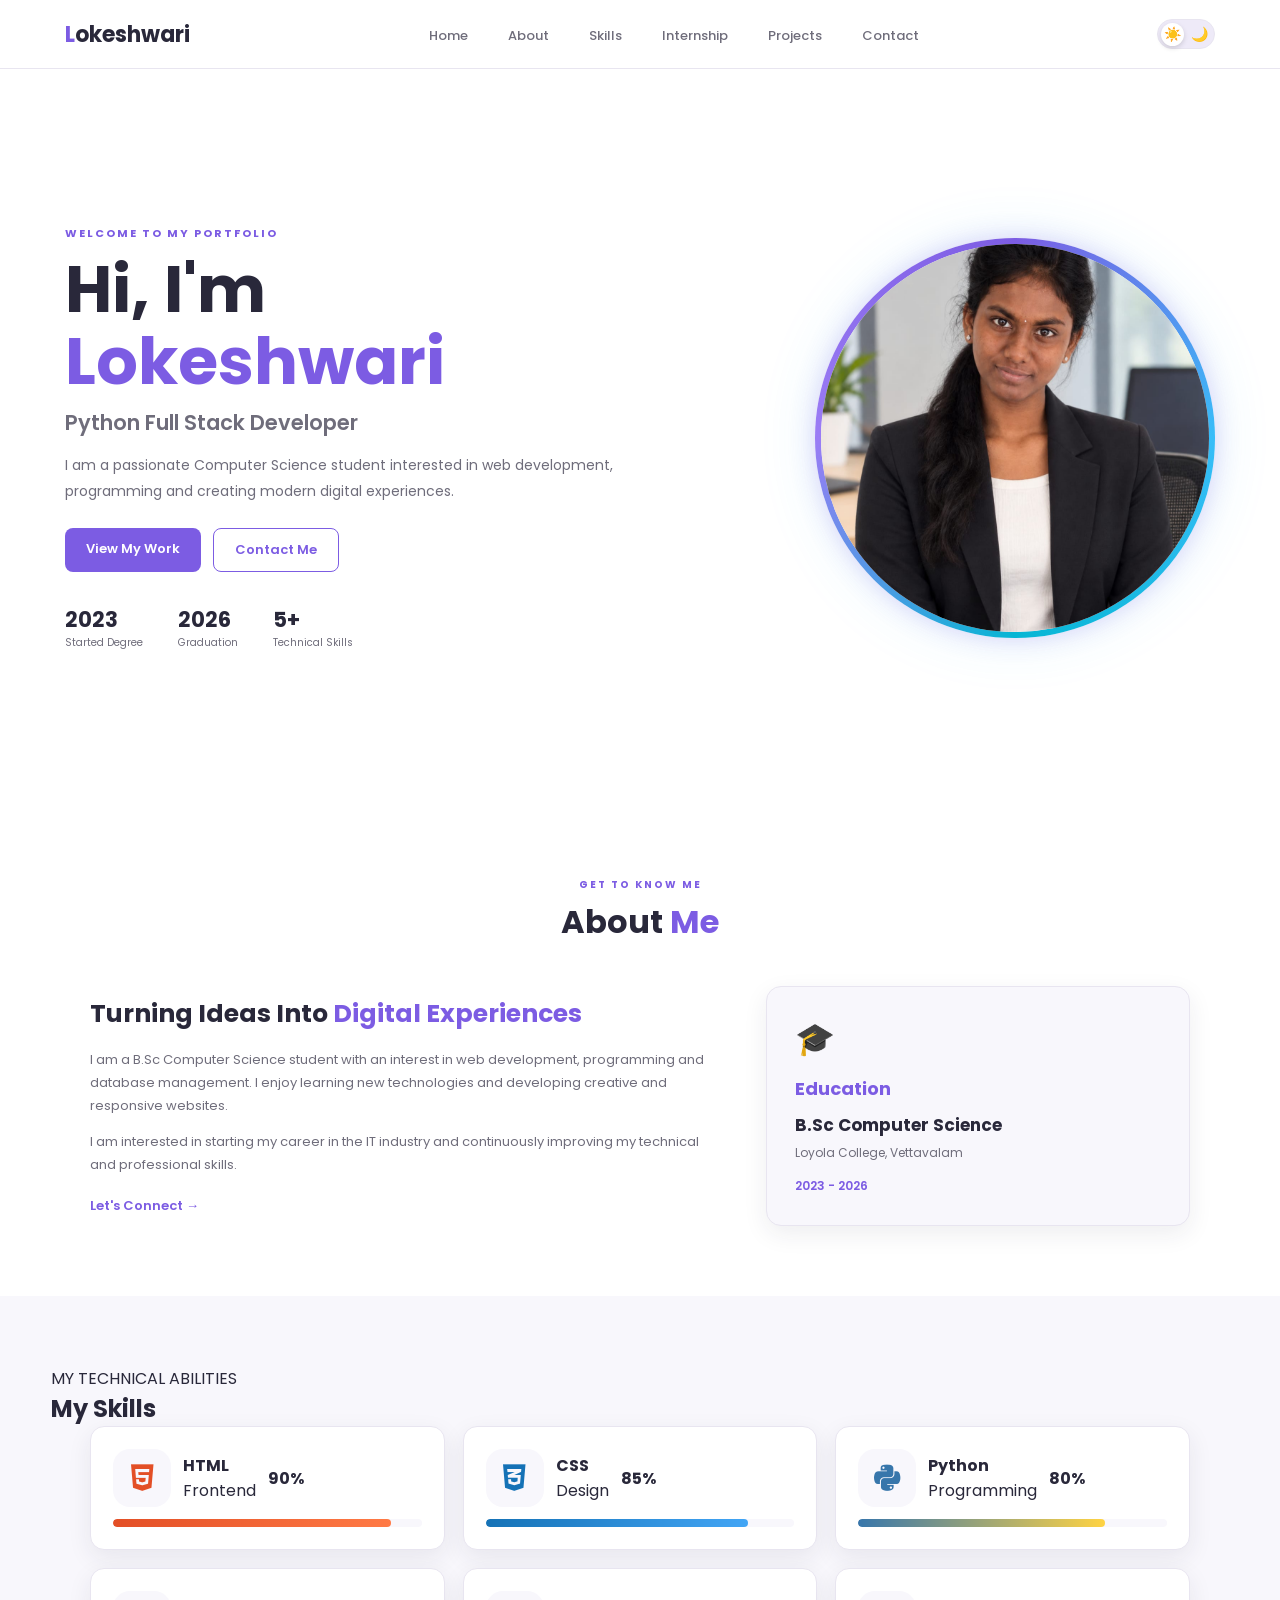
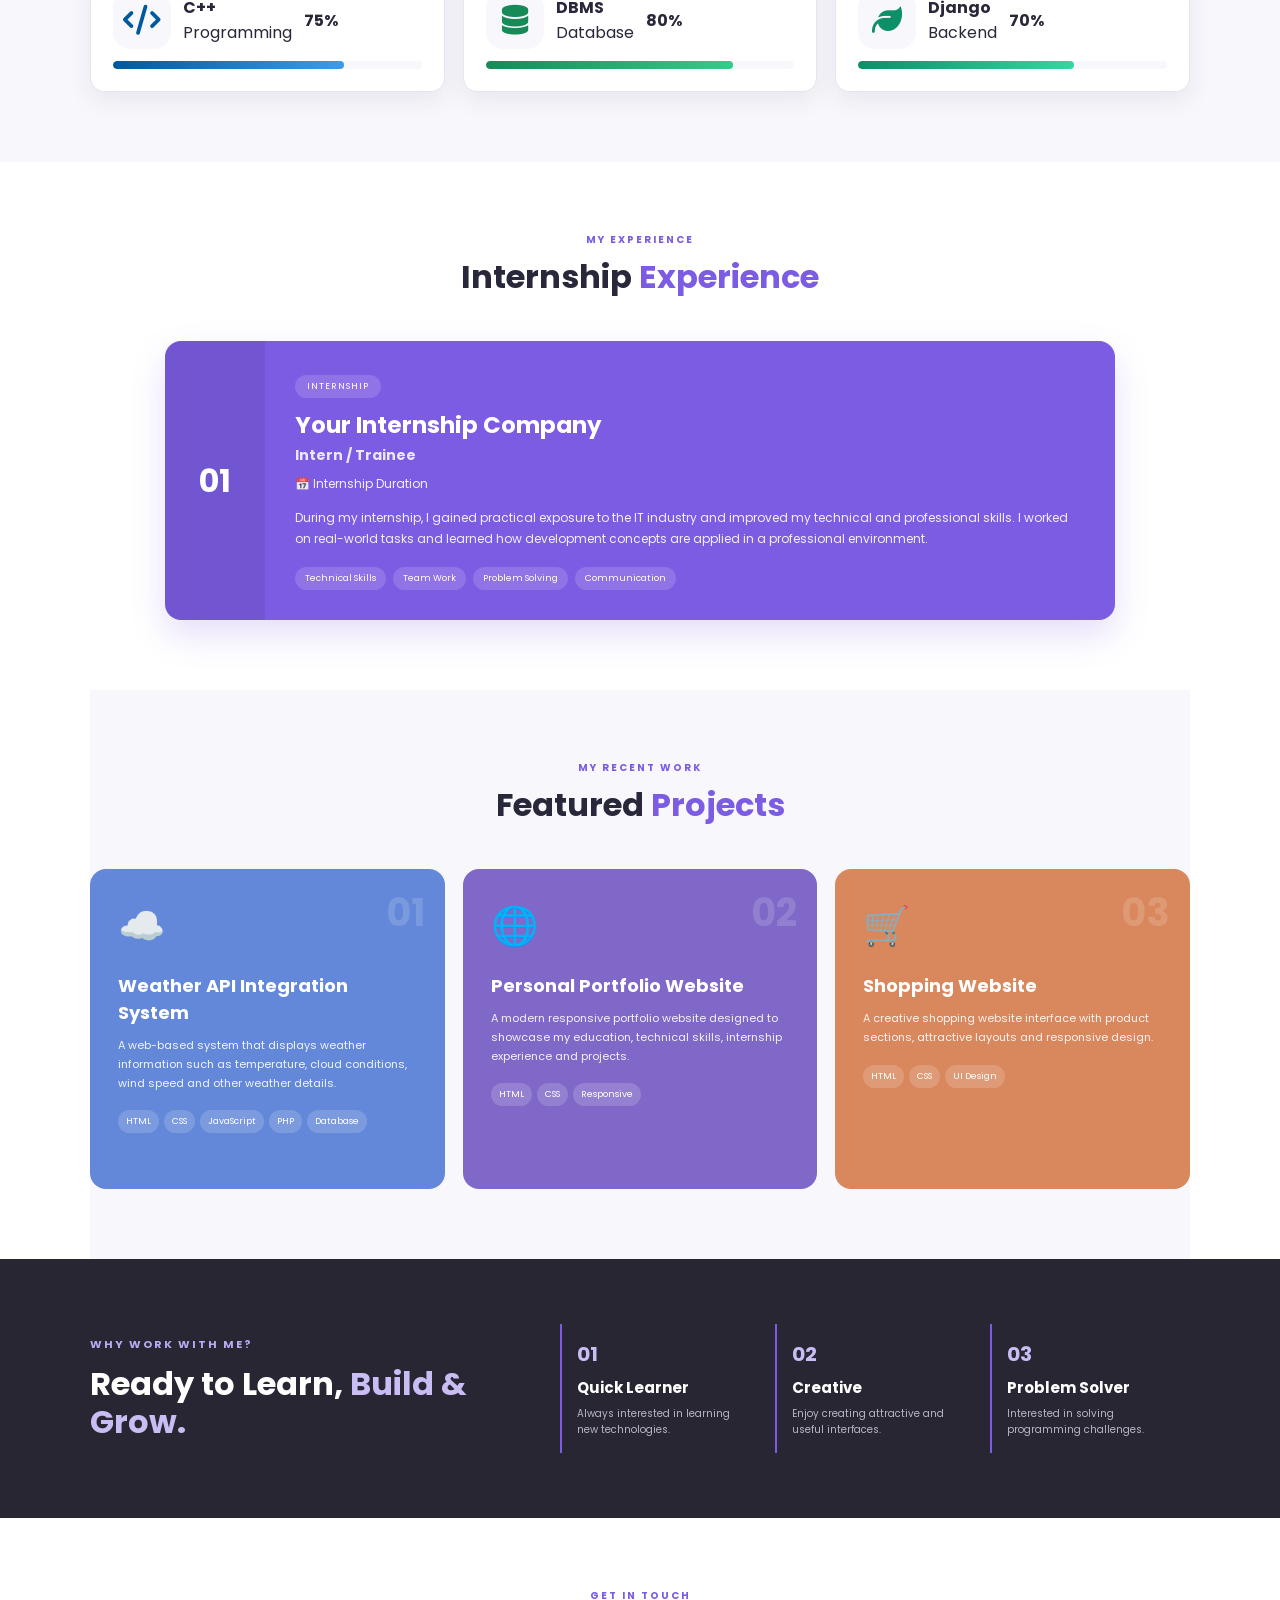
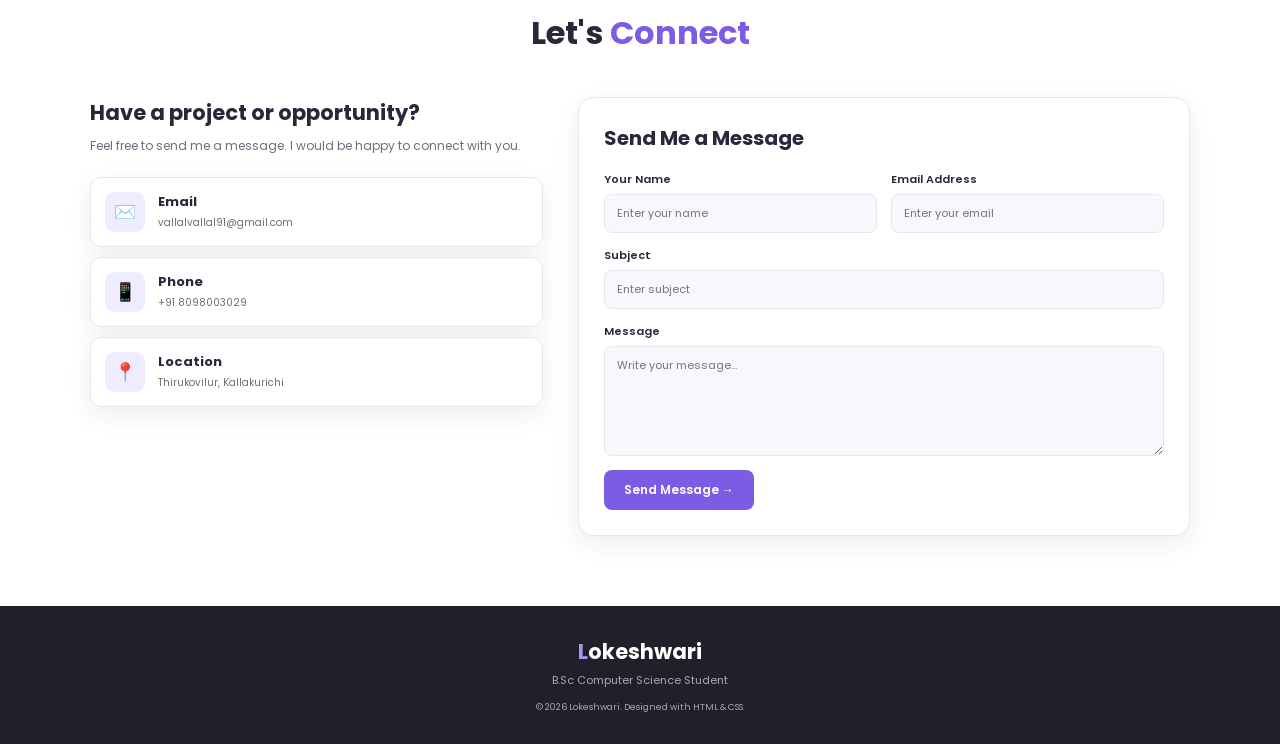
<file: index.html>
<!DOCTYPE html>
<html lang="en">

<head>
    <meta charset="UTF-8">
    <meta name="viewport" content="width=device-width, initial-scale=1.0">

    <title>Lokeshwari | Portfolio</title>

    <link rel="stylesheet" href="index.css">

    <!-- Google Font -->
    <link rel="preconnect" href="https://fonts.googleapis.com">
    <link rel="preconnect" href="https://fonts.gstatic.com" crossorigin>
    <!-- Font Awesome Icons -->
   <link rel="stylesheet"
      href="https://cdnjs.cloudflare.com/ajax/libs/font-awesome/6.5.2/css/all.min.css">

    <link href="https://fonts.googleapis.com/css2?family=Poppins:wght@400;500;600;700&display=swap"
        rel="stylesheet">
</head>

<body>

    <!-- ================= NAVBAR ================= -->

    <header>

        <nav class="navbar">

            <a href="#home" class="logo">
                <span>L</span>okeshwari
            </a>

            <ul class="nav-links">
                <li><a href="#home">Home</a></li>
                <li><a href="#about">About</a></li>
                <li><a href="#skills">Skills</a></li>
                <li><a href="#internship">Internship</a></li>
                <li><a href="#projects">Projects</a></li>
                <li><a href="#contact">Contact</a></li>
            </ul>

            <!-- Theme Switch -->
            <label class="theme-switch">
                <input type="checkbox" id="theme-checkbox">
                <span class="slider">
                    <span class="sun">☀️</span>
                    <span class="moon">🌙</span>
                </span>
            </label>

        </nav>

    </header>


    <!-- ================= HOME ================= -->

    <section id="home" class="hero">

        <div class="hero-content">

            <p class="small-title">WELCOME TO MY PORTFOLIO</p>

            <h1>
                Hi, I'm
                <span>Lokeshwari</span>
            </h1>

            <h2>Python Full Stack Developer</h2>

            <p class="hero-description">
                I am a passionate Computer Science student interested in
                web development, programming and creating modern digital
                experiences.
            </p>

            <div class="hero-buttons">

                <a href="#projects" class="btn primary">
                    View My Work
                </a>

                <a href="#contact" class="btn secondary">
                    Contact Me
                </a>

            </div>

            <div class="quick-info">

                <div>
                    <strong>2023</strong>
                    <small>Started Degree</small>
                </div>

                <div>
                    <strong>2026</strong>
                    <small>Graduation</small>
                </div>

                <div>
                    <strong>5+</strong>
                    <small>Technical Skills</small>
                </div>

            </div>

        </div>


        <div class="hero-photo">

            <div class="circle-bg">
                    <img src="./lourdu.jpeg">
                <p>YOUR PHOTO</p>
            </div>

        </div>

    </section>


    <!-- ================= ABOUT ================= -->

    <section id="about" class="section">

        <div class="section-heading">

            <p>GET TO KNOW ME</p>

            <h2>
                About <span>Me</span>
            </h2>

        </div>


        <div class="about-grid">

            <div class="about-text">

                <h3>
                    Turning Ideas Into
                    <span>Digital Experiences</span>
                </h3>

                <p>
                    I am a B.Sc Computer Science student with an interest
                    in web development, programming and database management.
                    I enjoy learning new technologies and developing
                    creative and responsive websites.
                </p>

                <p>
                    I am interested in starting my career in the IT industry
                    and continuously improving my technical and professional
                    skills.
                </p>

                <a href="#contact" class="text-link">
                    Let's Connect →
                </a>

            </div>


            <div class="education-card">

                <div class="card-icon">🎓</div>

                <h3>Education</h3>

                <h4>B.Sc Computer Science</h4>

                <p>Loyola College, Vettavalam</p>

                <span>2023 - 2026</span>

            </div>

        </div>

    </section>


    <!-- ================= SKILLS ================= -->

    <!-- =====================================
     SKILLS
     ===================================== -->

<section id="skills" class="section skills-section">

    <div class="section-title">

        <p>MY TECHNICAL ABILITIES</p>

        <h2>
            My <span>Skills</span>
        </h2>

    </div>


    <div class="skills-grid">


        <!-- HTML -->

        <div class="skill-card html-card">

            <div class="skill-top">

                <div class="skill-icon html-icon">
                    <i class="fa-brands fa-html5"></i>
                </div>

                <div class="skill-name">

                    <h3>HTML</h3>

                    <span>Frontend</span>

                </div>

                <strong>90%</strong>

            </div>

            <div class="skill-progress">
                <span class="html-progress"></span>
            </div>

        </div>


        <!-- CSS -->

        <div class="skill-card css-card">

            <div class="skill-top">

                <div class="skill-icon css-icon">
                    <i class="fa-brands fa-css3-alt"></i>
                </div>

                <div class="skill-name">

                    <h3>CSS</h3>

                    <span>Design</span>

                </div>

                <strong>85%</strong>

            </div>

            <div class="skill-progress">
                <span class="css-progress"></span>
            </div>

        </div>


        <!-- PYTHON -->

        <div class="skill-card python-card">

            <div class="skill-top">

                <div class="skill-icon python-icon">
                    <i class="fa-brands fa-python"></i>
                </div>

                <div class="skill-name">

                    <h3>Python</h3>

                    <span>Programming</span>

                </div>

                <strong>80%</strong>

            </div>

            <div class="skill-progress">
                <span class="python-progress"></span>
            </div>

        </div>


        <!-- C++ -->

        <div class="skill-card cpp-card">

            <div class="skill-top">

                <div class="skill-icon cpp-icon">
                    <i class="fa-solid fa-code"></i>
                </div>

                <div class="skill-name">

                    <h3>C++</h3>

                    <span>Programming</span>

                </div>

                <strong>75%</strong>

            </div>

            <div class="skill-progress">
                <span class="cpp-progress"></span>
            </div>

        </div>


        <!-- DBMS -->

        <div class="skill-card db-card">

            <div class="skill-top">

                <div class="skill-icon db-icon">
                    <i class="fa-solid fa-database"></i>
                </div>

                <div class="skill-name">

                    <h3>DBMS</h3>

                    <span>Database</span>

                </div>

                <strong>80%</strong>

            </div>

            <div class="skill-progress">
                <span class="db-progress"></span>
            </div>

        </div>


        <!-- DJANGO -->

        <div class="skill-card django-card">

            <div class="skill-top">

                <div class="skill-icon django-icon">
                    <i class="fa-solid fa-leaf"></i>
                </div>

                <div class="skill-name">

                    <h3>Django</h3>

                    <span>Backend</span>

                </div>

                <strong>70%</strong>

            </div>

            <div class="skill-progress">
                <span class="django-progress"></span>
            </div>

        </div>

    </div>

</section>


    <!-- ================= INTERNSHIP ================= -->

    <section id="internship" class="section internship-section">

        <div class="section-heading">

            <p>MY EXPERIENCE</p>

            <h2>
                Internship <span>Experience</span>
            </h2>

        </div>


        <div class="internship-card">

            <div class="internship-number">
                01
            </div>

            <div class="internship-content">

                <div class="internship-tag">
                    INTERNSHIP
                </div>

                <h3>Your Internship Company</h3>

                <h4>Intern / Trainee</h4>

                <p class="duration">
                    📅 Internship Duration
                </p>

                <p>
                    During my internship, I gained practical exposure to
                    the IT industry and improved my technical and
                    professional skills. I worked on real-world tasks
                    and learned how development concepts are applied
                    in a professional environment.
                </p>

                <div class="internship-skills">
                    <span>Technical Skills</span>
                    <span>Team Work</span>
                    <span>Problem Solving</span>
                    <span>Communication</span>
                </div>

            </div>

        </div>

    </section>


    <!-- ================= PROJECTS ================= -->

    <section id="projects" class="section projects-section">

        <div class="section-heading">

            <p>MY RECENT WORK</p>

            <h2>
                Featured <span>Projects</span>
            </h2>

        </div>


        <div class="projects-grid">


            <!-- Project 1 -->

            <article class="project-card project-one">

                <div class="project-number">
                    01
                </div>

                <div class="project-icon">
                    ☁️
                </div>

                <h3>
                    Weather API Integration System
                </h3>

                <p>
                    A web-based system that displays weather information
                    such as temperature, cloud conditions, wind speed
                    and other weather details.
                </p>

                <div class="project-tech">
                    <span>HTML</span>
                    <span>CSS</span>
                    <span>JavaScript</span>
                    <span>PHP</span>
                    <span>Database</span>
                </div>

            </article>


            <!-- Project 2 -->

            <article class="project-card project-two">

                <div class="project-number">
                    02
                </div>

                <div class="project-icon">
                    🌐
                </div>

                <h3>
                    Personal Portfolio Website
                </h3>

                <p>
                    A modern responsive portfolio website designed to
                    showcase my education, technical skills, internship
                    experience and projects.
                </p>

                <div class="project-tech">
                    <span>HTML</span>
                    <span>CSS</span>
                    <span>Responsive</span>
                </div>

            </article>


            <!-- Project 3 -->

            <article class="project-card project-three">

                <div class="project-number">
                    03
                </div>

                <div class="project-icon">
                    🛒
                </div>

                <h3>
                    Shopping Website
                </h3>

                <p>
                    A creative shopping website interface with product
                    sections, attractive layouts and responsive design.
                </p>

                <div class="project-tech">
                    <span>HTML</span>
                    <span>CSS</span>
                    <span>UI Design</span>
                </div>

            </article>

        </div>

    </section>


    <!-- ================= WHY ME ================= -->

    <section class="why-section">

        <div class="why-content">

            <div>

                <p class="small-title">
                    WHY WORK WITH ME?
                </p>

                <h2>
                    Ready to Learn,
                    <span>Build & Grow.</span>
                </h2>

            </div>


            <div class="why-grid">

                <div>
                    <strong>01</strong>
                    <h3>Quick Learner</h3>
                    <p>
                        Always interested in learning new technologies.
                    </p>
                </div>

                <div>
                    <strong>02</strong>
                    <h3>Creative</h3>
                    <p>
                        Enjoy creating attractive and useful interfaces.
                    </p>
                </div>

                <div>
                    <strong>03</strong>
                    <h3>Problem Solver</h3>
                    <p>
                        Interested in solving programming challenges.
                    </p>
                </div>

            </div>

        </div>

    </section>


    <!-- ================= CONTACT ================= -->

    <section id="contact" class="section contact-section">

        <div class="section-heading">

            <p>GET IN TOUCH</p>

            <h2>
                Let's <span>Connect</span>
            </h2>

        </div>


        <div class="contact-wrapper">


            <!-- Contact Information -->

            <div class="contact-info">

                <h3>
                    Have a project or opportunity?
                </h3>

                <p>
                    Feel free to send me a message. I would be happy
                    to connect with you.
                </p>


                <a href="mailto:vallalvallal91@gmail.com"
                    class="contact-card">

                    <div>✉️</div>

                    <div>
                        <h4>Email</h4>
                        <p>vallalvallal91@gmail.com</p>
                    </div>

                </a>


                <a href="tel:+918098003029"
                    class="contact-card">

                    <div>📱</div>

                    <div>
                        <h4>Phone</h4>
                        <p>+91 8098003029</p>
                    </div>

                </a>


                <div class="contact-card">

                    <div>📍</div>

                    <div>
                        <h4>Location</h4>
                        <p>Thirukovilur, Kallakurichi</p>
                    </div>

                </div>

            </div>


            <!-- Message Form -->

            <div class="contact-form">

                <h3>Send Me a Message</h3>

                <form action="#" method="post">

                    <div class="form-row">

                        <div class="form-group">

                            <label for="name">
                                Your Name
                            </label>

                            <input
                                type="text"
                                id="name"
                                name="name"
                                placeholder="Enter your name"
                                required>

                        </div>


                        <div class="form-group">

                            <label for="email">
                                Email Address
                            </label>

                            <input
                                type="email"
                                id="email"
                                name="email"
                                placeholder="Enter your email"
                                required>

                        </div>

                    </div>


                    <div class="form-group">

                        <label for="subject">
                            Subject
                        </label>

                        <input
                            type="text"
                            id="subject"
                            name="subject"
                            placeholder="Enter subject"
                            required>

                    </div>


                    <div class="form-group">

                        <label for="message">
                            Message
                        </label>

                        <textarea
                            id="message"
                            name="message"
                            rows="5"
                            placeholder="Write your message..."
                            required></textarea>

                    </div>


                    <button type="submit" class="send-btn">
                        Send Message →
                    </button>

                </form>

            </div>

        </div>

    </section>


    <!-- ================= FOOTER ================= -->

    <footer>

        <div class="footer-logo">
            <span>L</span>okeshwari
        </div>

        <p>
            B.Sc Computer Science Student
        </p>

        <p class="copyright">
            © 2026 Lokeshwari. Designed with HTML & CSS.
        </p>

    </footer>


</body>
</html>
</file>
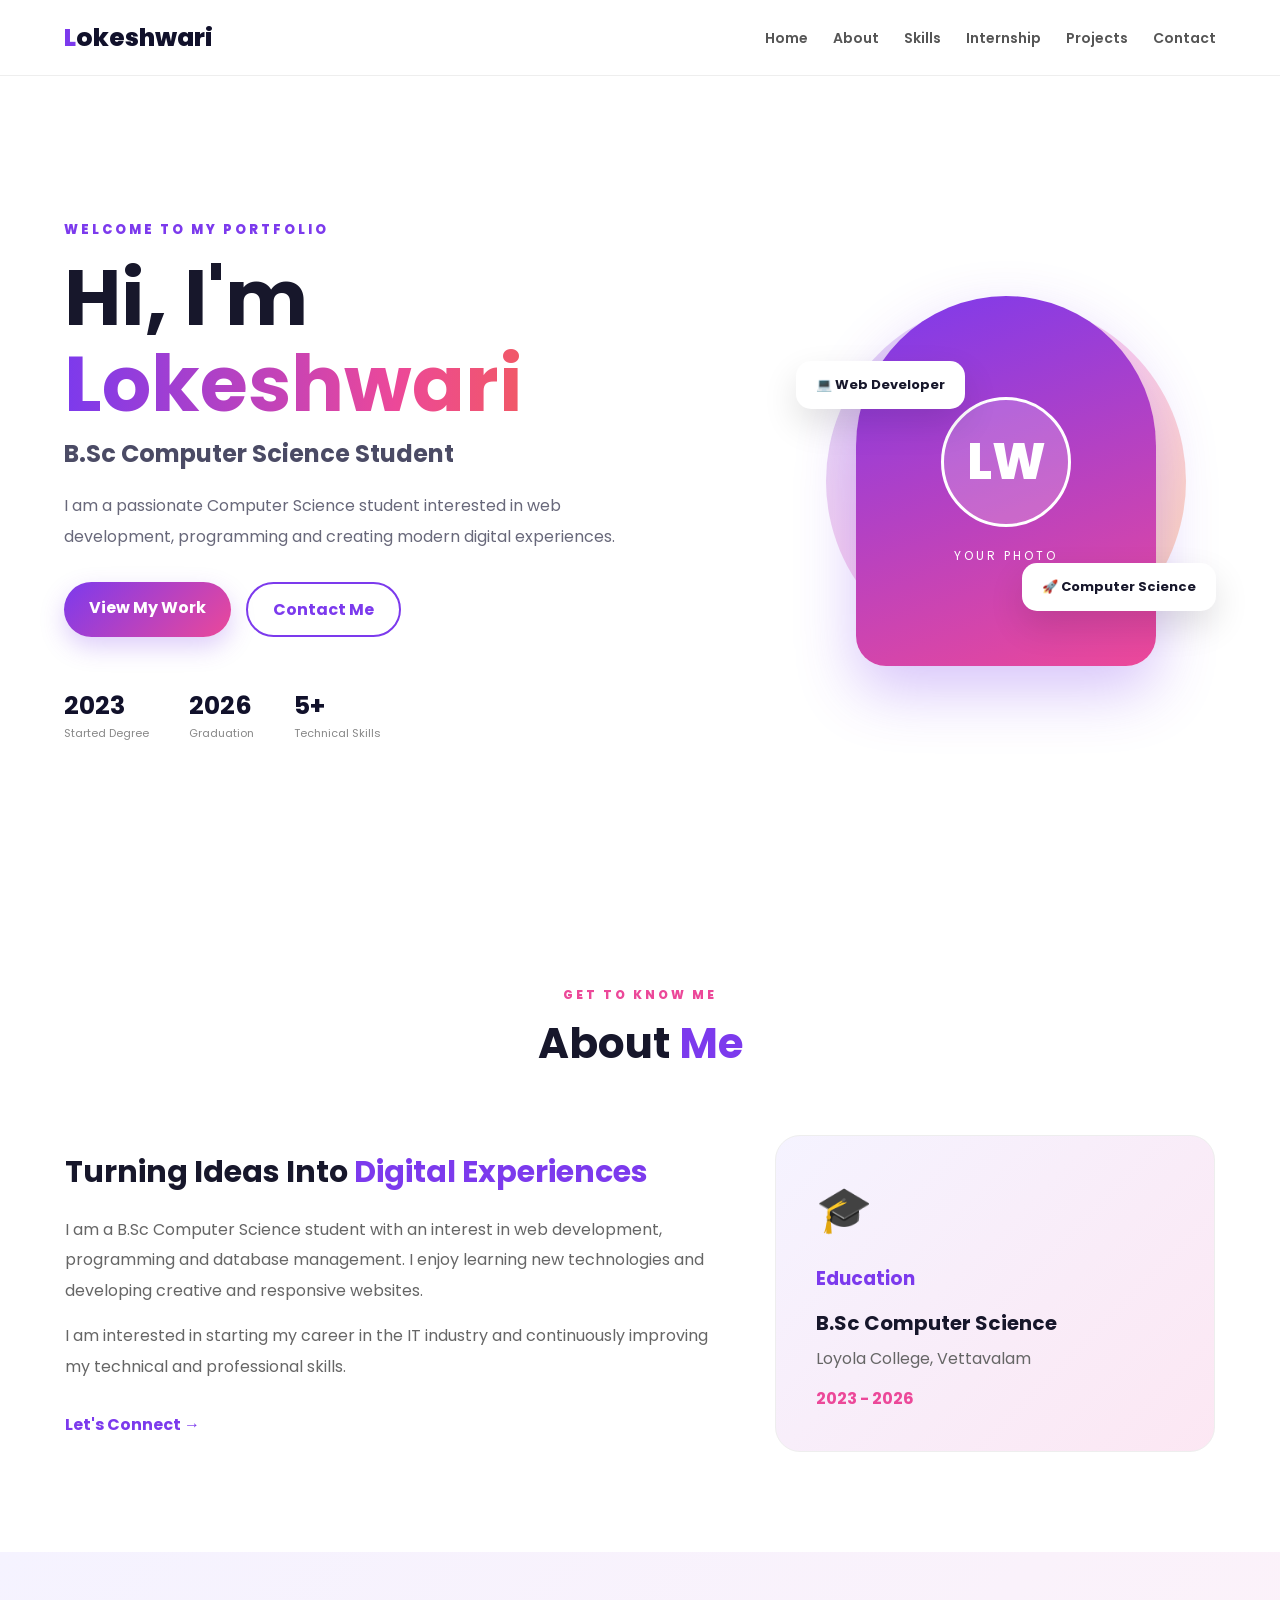
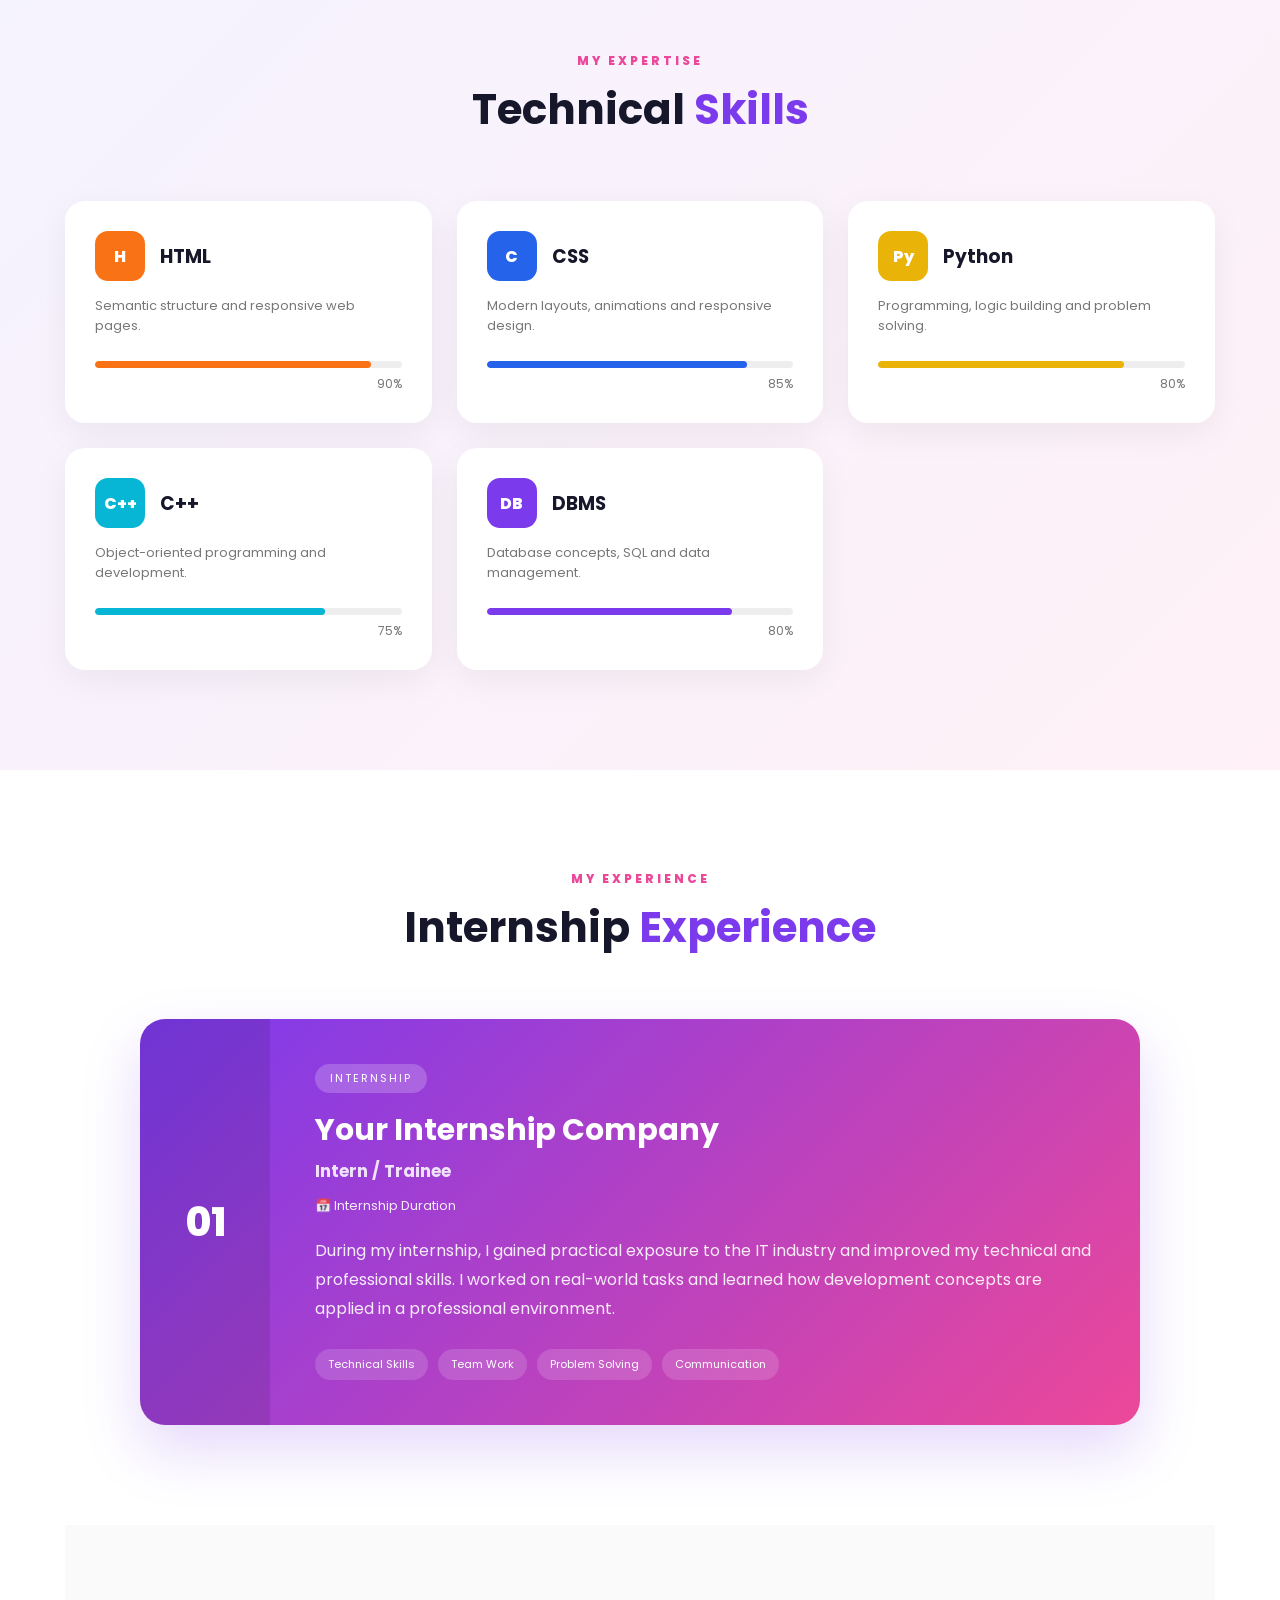
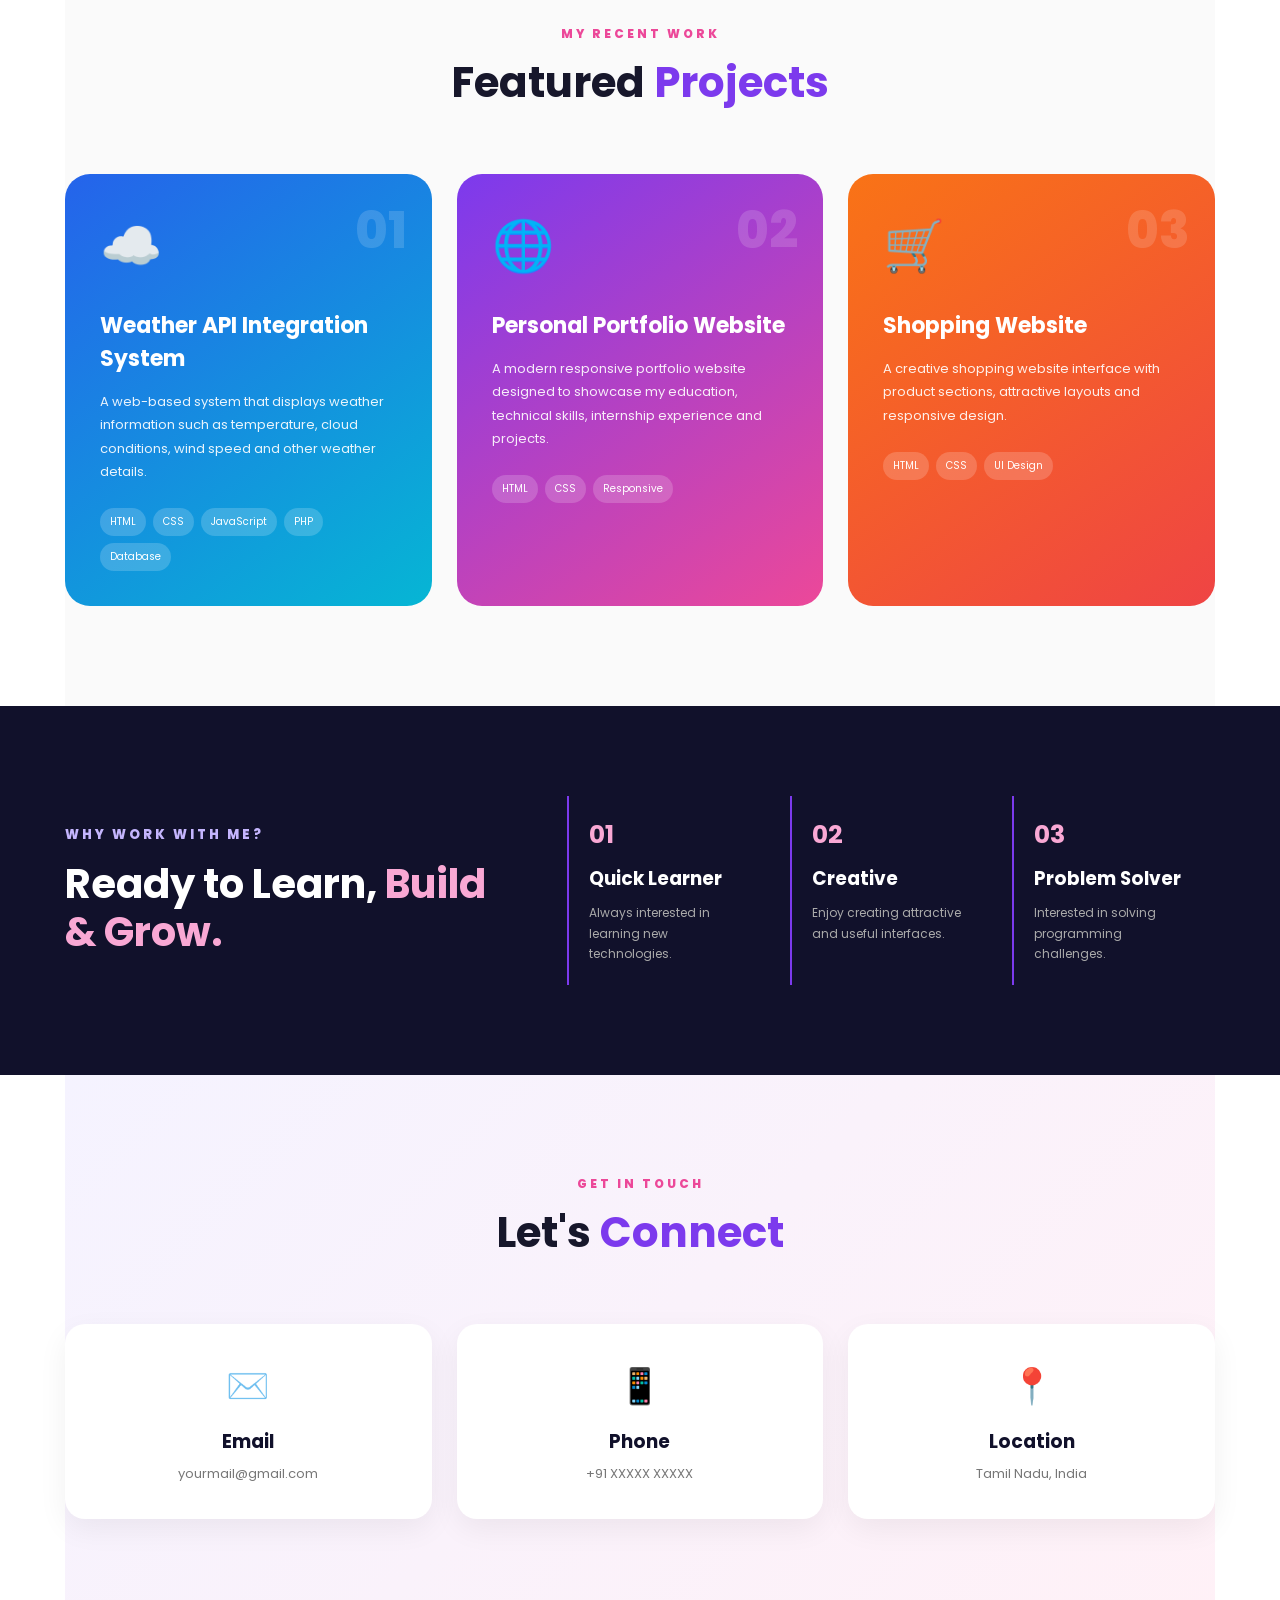
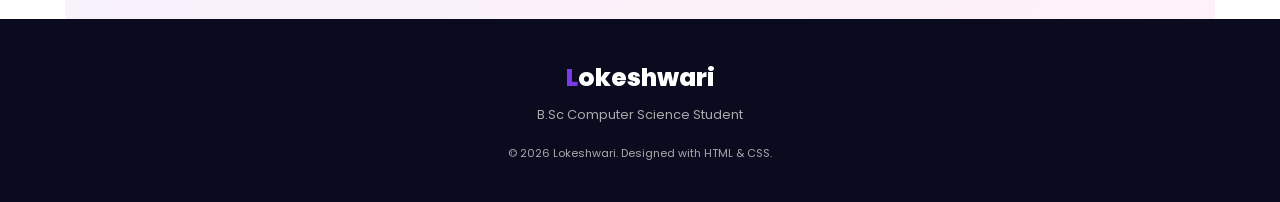
<file: index.html.html>
<!DOCTYPE html>
<html lang="en">
<head>
    <meta charset="UTF-8">

    <meta name="viewport"
          content="width=device-width, initial-scale=1.0">

    <title>Lokeshwari | Portfolio</title>

    <link rel="stylesheet" href="./portfolio.css">

    <!-- Google Font -->
    <link rel="preconnect" href="https://fonts.googleapis.com">
    <link rel="preconnect"
          href="https://fonts.gstatic.com"
          crossorigin>
    <link href="https://fonts.googleapis.com/css2?family=Poppins:wght@300;400;500;600;700;800&display=swap"
          rel="stylesheet">
</head>

<body>

<!-- ================= NAVBAR ================= -->

<header>
    <nav class="navbar">

        <a href="#home" class="logo">
            <span>L</span>okeshwari
        </a>

        <ul class="nav-links">
            <li><a href="#home">Home</a></li>
            <li><a href="#about">About</a></li>
            <li><a href="#skills">Skills</a></li>
            <li><a href="#internship">Internship</a></li>
            <li><a href="#projects">Projects</a></li>
            <li><a href="#contact">Contact</a></li>
        </ul>

    </nav>
</header>


<!-- ================= HOME ================= -->

<section id="home" class="hero">

    <div class="hero-content">

        <p class="small-title">WELCOME TO MY PORTFOLIO</p>

        <h1>
            Hi, I'm
            <span>Lokeshwari</span>
        </h1>

        <h2>
            B.Sc Computer Science Student
        </h2>

        <p class="hero-description">
            I am a passionate Computer Science student interested in
            web development, programming and creating modern digital
            experiences.
        </p>

        <div class="hero-buttons">
            <a href="#projects" class="btn primary">
                View My Work
            </a>

            <a href="#contact" class="btn secondary">
                Contact Me
            </a>
        </div>

        <div class="quick-info">
            <div>
                <strong>2023</strong>
                <small>Started Degree</small>
            </div>

            <div>
                <strong>2026</strong>
                <small>Graduation</small>
            </div>

            <div>
                <strong>5+</strong>
                <small>Technical Skills</small>
            </div>
        </div>

    </div>


    <div class="hero-photo">

        <div class="circle-bg"></div>

        <!-- Replace this with your photo -->
        <div class="photo-placeholder">
            <div>LW</div>
            <p>YOUR PHOTO</p>
        </div>

        <div class="floating-card card-one">
            💻 Web Developer
        </div>

        <div class="floating-card card-two">
            🚀 Computer Science
        </div>

    </div>

</section>


<!-- ================= ABOUT ================= -->

<section id="about" class="section">

    <div class="section-heading">
        <p>GET TO KNOW ME</p>
        <h2>About <span>Me</span></h2>
    </div>

    <div class="about-grid">

        <div class="about-text">

            <h3>
                Turning Ideas Into
                <span>Digital Experiences</span>
            </h3>

            <p>
                I am a B.Sc Computer Science student with an interest
                in web development, programming and database management.
                I enjoy learning new technologies and developing
                creative and responsive websites.
            </p>

            <p>
                I am interested in starting my career in the IT industry
                and continuously improving my technical and professional
                skills.
            </p>

            <a href="#contact" class="text-link">
                Let's Connect →
            </a>

        </div>


        <div class="education-card">

            <div class="card-icon">🎓</div>

            <h3>Education</h3>

            <h4>B.Sc Computer Science</h4>

            <p>Loyola College, Vettavalam</p>

            <span>2023 - 2026</span>

        </div>

    </div>

</section>


<!-- ================= SKILLS ================= -->

<section id="skills" class="section skills-section">

    <div class="section-heading">
        <p>MY EXPERTISE</p>
        <h2>Technical <span>Skills</span></h2>
    </div>


    <div class="skills-grid">

        <div class="skill-card">
            <div class="skill-top">
                <div class="skill-icon html">H</div>
                <h3>HTML</h3>
            </div>

            <p>Semantic structure and responsive web pages.</p>

            <div class="skill-bar">
                <div class="skill-progress html-progress"></div>
            </div>

            <span>90%</span>
        </div>


        <div class="skill-card">
            <div class="skill-top">
                <div class="skill-icon css">C</div>
                <h3>CSS</h3>
            </div>

            <p>Modern layouts, animations and responsive design.</p>

            <div class="skill-bar">
                <div class="skill-progress css-progress"></div>
            </div>

            <span>85%</span>
        </div>


        <div class="skill-card">
            <div class="skill-top">
                <div class="skill-icon python">Py</div>
                <h3>Python</h3>
            </div>

            <p>Programming, logic building and problem solving.</p>

            <div class="skill-bar">
                <div class="skill-progress python-progress"></div>
            </div>

            <span>80%</span>
        </div>


        <div class="skill-card">
            <div class="skill-top">
                <div class="skill-icon cpp">C++</div>
                <h3>C++</h3>
            </div>

            <p>Object-oriented programming and development.</p>

            <div class="skill-bar">
                <div class="skill-progress cpp-progress"></div>
            </div>

            <span>75%</span>
        </div>


        <div class="skill-card">
            <div class="skill-top">
                <div class="skill-icon db">DB</div>
                <h3>DBMS</h3>
            </div>

            <p>Database concepts, SQL and data management.</p>

            <div class="skill-bar">
                <div class="skill-progress db-progress"></div>
            </div>

            <span>80%</span>
        </div>

    </div>

</section>


<!-- ================= INTERNSHIP ================= -->

<section id="internship" class="section internship-section">

    <div class="section-heading">
        <p>MY EXPERIENCE</p>
        <h2>Internship <span>Experience</span></h2>
    </div>


    <div class="internship-card">

        <div class="internship-number">
            01
        </div>

        <div class="internship-content">

            <div class="internship-tag">
                INTERNSHIP
            </div>

            <h3>Your Internship Company</h3>

            <h4>Intern / Trainee</h4>

            <p class="duration">
                📅 Internship Duration
            </p>

            <p>
                During my internship, I gained practical exposure to
                the IT industry and improved my technical and
                professional skills. I worked on real-world tasks and
                learned how development concepts are applied in a
                professional environment.
            </p>

            <div class="internship-skills">
                <span>Technical Skills</span>
                <span>Team Work</span>
                <span>Problem Solving</span>
                <span>Communication</span>
            </div>

        </div>

    </div>

</section>


<!-- ================= PROJECTS ================= -->

<section id="projects" class="section projects-section">

    <div class="section-heading">
        <p>MY RECENT WORK</p>
        <h2>Featured <span>Projects</span></h2>
    </div>


    <div class="projects-grid">


        <!-- Project 1 -->

        <article class="project-card project-one">

            <div class="project-number">
                01
            </div>

            <div class="project-icon">
                ☁️
            </div>

            <h3>
                Weather API Integration System
            </h3>

            <p>
                A web-based system that displays weather information
                such as temperature, cloud conditions, wind speed and
                other weather details.
            </p>

            <div class="project-tech">
                <span>HTML</span>
                <span>CSS</span>
                <span>JavaScript</span>
                <span>PHP</span>
                <span>Database</span>
            </div>

        </article>


        <!-- Project 2 -->

        <article class="project-card project-two">

            <div class="project-number">
                02
            </div>

            <div class="project-icon">
                🌐
            </div>

            <h3>
                Personal Portfolio Website
            </h3>

            <p>
                A modern responsive portfolio website designed to
                showcase my education, technical skills, internship
                experience and projects.
            </p>

            <div class="project-tech">
                <span>HTML</span>
                <span>CSS</span>
                <span>Responsive</span>
            </div>

        </article>


        <!-- Project 3 -->

        <article class="project-card project-three">

            <div class="project-number">
                03
            </div>

            <div class="project-icon">
                🛒
            </div>

            <h3>
                Shopping Website
            </h3>

            <p>
                A creative shopping website interface with product
                sections, attractive layouts and responsive design.
            </p>

            <div class="project-tech">
                <span>HTML</span>
                <span>CSS</span>
                <span>UI Design</span>
            </div>

        </article>

    </div>

</section>


<!-- ================= WHY ME ================= -->

<section class="why-section">

    <div class="why-content">

        <div>
            <p class="small-title">
                WHY WORK WITH ME?
            </p>

            <h2>
                Ready to Learn,
                <span>Build & Grow.</span>
            </h2>
        </div>


        <div class="why-grid">

            <div>
                <strong>01</strong>
                <h3>Quick Learner</h3>
                <p>
                    Always interested in learning new technologies.
                </p>
            </div>

            <div>
                <strong>02</strong>
                <h3>Creative</h3>
                <p>
                    Enjoy creating attractive and useful interfaces.
                </p>
            </div>

            <div>
                <strong>03</strong>
                <h3>Problem Solver</h3>
                <p>
                    Interested in solving programming challenges.
                </p>
            </div>

        </div>

    </div>

</section>


<!-- ================= CONTACT ================= -->

<section id="contact" class="section contact-section">

    <div class="section-heading">
        <p>GET IN TOUCH</p>
        <h2>Let's <span>Connect</span></h2>
    </div>


    <div class="contact-grid">

        <a href="mailto:yourmail@gmail.com"
           class="contact-card">

            <div>✉️</div>

            <h3>Email</h3>

            <p>
                yourmail@gmail.com
            </p>

        </a>


        <a href="tel:+910000000000"
           class="contact-card">

            <div>📱</div>

            <h3>Phone</h3>

            <p>
                +91 XXXXX XXXXX
            </p>

        </a>


        <div class="contact-card">

            <div>📍</div>

            <h3>Location</h3>

            <p>
                Tamil Nadu, India
            </p>

        </div>

    </div>

</section>


<!-- ================= FOOTER ================= -->

<footer>

    <div class="footer-logo">
        <span>L</span>okeshwari
    </div>

    <p>
        B.Sc Computer Science Student
    </p>

    <p class="copyright">
        © 2026 Lokeshwari. Designed with HTML & CSS.
    </p>

</footer>

</body>
</html>
</file>
<file: index.css>
* {
    margin: 0;
    padding: 0;
    box-sizing: border-box;
}
html {
    scroll-behavior: smooth;
}
body {
    font-family: "Poppins", sans-serif;
    background: var(--bg);
    color: var(--text);
    overflow-x: hidden;
    transition: background 0.3s ease, color 0.3s ease;
}
a {
    text-decoration: none;
}
ul {
    list-style: none;
}
:root {

    --primary: #7c5ce3;
    --secondary: #9b7cf5;
    --bg: #ffffff;
    --bg-soft: #f8f7fc;
    --card: #ffffff;
    --text: #29283a;
    --text-light: #6f6d7b;
    --border: #e8e5f0;
    --shadow: 0 8px 25px rgba(40, 35, 70, 0.08);
    --nav-bg: rgba(255, 255, 255, 0.94);
}
body:has(#theme-checkbox:checked) {
    --bg: #17161f;
    --bg-soft: #1e1d27;
    --card: #24232e;
    --text: #eeeeF5;
    --text-light: #b8b5c4;
    --border: #373542;
    --shadow: 0 8px 25px rgba(0, 0, 0, 0.25);
    --nav-bg: rgba(23, 22, 31, 0.95);
}
header {
    position: sticky;
    top: 0;
    z-index: 1000;
    background: var(--nav-bg);
    backdrop-filter: blur(15px);
    border-bottom: 1px solid var(--border);
}
.navbar {
    width: 92%;
    max-width: 1150px;
    min-height: 68px;
    margin: auto;
    display: flex;
    align-items: center;
    justify-content: space-between;
    gap: 40px;
}
.logo {
    color: var(--text);
    font-size: 22px;
    font-weight: 700;
    white-space: nowrap;
}
.logo span {
    color: var(--primary);
}
.nav-links {
    display: flex;
    align-items: center;
    gap: 40px;
}
.nav-links a {
    color: var(--text-light);
    font-size: 13px;
    font-weight: 500;
    transition: 0.3s;
}
.nav-links a:hover {
    color: var(--primary);
}
.theme-switch {
    position: relative;
    width: 58px;
    height: 30px;
    flex-shrink: 0;
}
.theme-switch input {
    display: none;
}
.slider {
    position: absolute;
    inset: 0;
    display: flex;
    align-items: center;
    justify-content: space-between;
    padding: 3px 6px;
    border-radius: 30px;
    background: #eeeaf8;
    border: 1px solid var(--border);
    cursor: pointer;
    font-size: 14px;
    transition: 0.3s;
}
.slider::before {
    content: "";
    position: absolute;
    width: 23px;
    height: 23px;
    left: 3px;
    border-radius: 50%;
    background: white;
    box-shadow: 0 2px 5px rgba(0,0,0,0.15);
    transition: 0.3s;
}
.theme-switch input:checked + .slider {
    background: #302e3b;
}
.theme-switch input:checked + .slider::before {
    transform: translateX(27px);
}
.sun,
.moon {
    z-index: 1;
}
.hero {
    width: 92%;
    max-width: 1150px;
    min-height: 82vh;
    margin: auto;
    display: flex;
    align-items: center;
    justify-content: space-between;
    gap: 45px;
}
.hero-content {
    flex: 1;
}
.small-title {
    color: var(--primary);
    font-size: 11px;
    font-weight: 700;
    letter-spacing: 2px;
    margin-bottom: 12px;
}
.hero h1 {
    font-size: clamp(40px, 6vw, 65px);
    line-height: 1.1;
    margin-bottom: 10px;
}
.hero h1 span {
    display: block;
    color: var(--primary);
}
.hero h2 {
    color: var(--text-light);
    font-size: 21px;
    font-weight: 600;
    margin-bottom: 15px;
}
.hero-description {
    max-width: 570px;
    color: var(--text-light);
    font-size: 14px;
    line-height: 1.8;
    margin-bottom: 24px;
}
.hero-buttons {
    display: flex;
    gap: 12px;
    flex-wrap: wrap;
}
.btn {
    padding: 11px 21px;
    border-radius: 8px;
    font-size: 13px;
    font-weight: 600;
    transition: 0.3s;
}
.primary {
    color: white;
    background: var(--primary);
}
.primary:hover {
    transform: translateY(-2px);
}
.secondary {
    color: var(--primary);
    border: 1px solid var(--primary);
}
.secondary:hover {
    background: var(--primary);
    color: white;
}
.quick-info {
    display: flex;
    gap: 35px;
    margin-top: 32px;
}
.quick-info div {
    display: flex;
    flex-direction: column;
}
.quick-info strong {
    font-size: 21px;
    color: var(--text);
}
.quick-info small {
    color: var(--text-light);
    font-size: 10px;
}
.hero-photo {
    position: relative;
    width: 400px;
    height: 450px;
    display: flex;
    justify-content: center;
    align-items: center;
}
.circle-bg {
    width: 400px;
    height: 400px;
    border-radius: 50%;
    overflow: hidden;
    background: #dbeafe;
    position: relative;
    z-index: 1;
}
.circle-bg img {
    width: 100%;
    height: 100%;
    object-fit: cover;
    object-position: center;
    display: block;
}
/* =================================
   ANIMATED PROFILE IMAGE
================================= */

.circle-bg {
    position: relative;
    border: 6px solid transparent;
    background:
        linear-gradient(var(--bg-soft), var(--bg-soft)) padding-box,
        conic-gradient(
            from 0deg,
            #7c5ce3,
            #38bdf8,
            #06b6d4,
            #9b7cf5,
            #7c5ce3
        ) border-box;

    animation: profileRing 6s linear infinite;
    box-shadow:
        0 0 25px rgba(124, 92, 227, 0.25),
        0 0 60px rgba(56, 189, 248, 0.12);
}

/* Rotating glowing border */
@keyframes profileRing {
    from {
        background:
            linear-gradient(var(--bg-soft), var(--bg-soft)) padding-box,
            conic-gradient(
                from 0deg,
                #7c5ce3,
                #38bdf8,
                #06b6d4,
                #9b7cf5,
                #7c5ce3
            ) border-box;
    }

    to {
        background:
            linear-gradient(var(--bg-soft), var(--bg-soft)) padding-box,
            conic-gradient(
                from 360deg,
                #7c5ce3,
                #38bdf8,
                #06b6d4,
                #9b7cf5,
                #7c5ce3
            ) border-box;
    }
}

/* Photo hover effect */
.circle-bg img {
    transition: transform 0.5s ease, filter 0.5s ease;
}

.circle-bg:hover img {
    transform: scale(1.05);
    filter: brightness(1.08);
}
.floating-card {
    position: absolute;
    z-index: 2;
    padding: 10px 16px;
    background: white;
    border-radius: 10px;
    box-shadow: 0 8px 20px rgba(0, 0, 0, 0.12);
    font-size: 14px;
    font-weight: 600;
}
.card-one {
    top: 80px;
    right: 0;
}
.card-two {
    bottom: 70px;
    left: 0;
}
.floating-card {
    position: absolute;
    background: var(--card);
    color: var(--text);
    padding: 10px 15px;
    border-radius: 10px;
    font-size: 11px;
    font-weight: 600;
    box-shadow: var(--shadow);
    border: 1px solid var(--border);
}
.card-one {
    left: 0;
    top: 110px;
}
.card-two {
    right: 0;
    bottom: 90px;
}
.section {
    width: 92%;
    max-width: 1100px;
    margin: auto;
    padding: 70px 0;
}
.section-heading {
    text-align: center;
    margin-bottom: 40px;
}
.section-heading p {
    color: var(--primary);
    font-size: 10px;
    font-weight: 700;
    letter-spacing: 2px;
    margin-bottom: 5px;
}
.section-heading h2 {
    font-size: 32px;
    color: var(--text);
}
.section-heading h2 span {
    color: var(--primary);
}
.about-grid {
    display: grid;
    grid-template-columns: 1.5fr 1fr;
    gap: 40px;
    align-items: center;
}
.about-text h3 {
    font-size: 25px;
    margin-bottom: 15px;
}
.about-text h3 span {
    color: var(--primary);
}
.about-text p {
    color: var(--text-light);
    font-size: 13px;
    line-height: 1.8;
    margin-bottom: 12px;
}
.text-link {
    display: inline-block;
    margin-top: 8px;
    color: var(--primary);
    font-size: 13px;
    font-weight: 600;
}
.education-card {
    padding: 28px;
    border-radius: 15px;
    background: var(--bg-soft);
    border: 1px solid var(--border);
    box-shadow: var(--shadow);
}
.card-icon {
    font-size: 32px;
    margin-bottom: 12px;
}
.education-card h3 {
    color: var(--primary);
    font-size: 18px;
    margin-bottom: 10px;
}
.education-card h4 {
    font-size: 17px;
    margin-bottom: 6px;
}
.education-card p {
    color: var(--text-light);
    font-size: 12px;
    margin-bottom: 10px;
}
.education-card span {
    color: var(--primary);
    font-size: 12px;
    font-weight: 600;
}
.skills-section {
    width: 100%;
    max-width: none;
    padding-left: 4%;
    padding-right: 4%;
    background: var(--bg-soft);
}
.skills-grid {
    max-width: 1100px;
    margin: auto;
    display: grid;
    grid-template-columns: repeat(3, 1fr);
    gap: 18px;
}
.skill-card {
    background: var(--card);
    padding: 22px;
    border-radius: 14px;
    border: 1px solid var(--border);
    box-shadow: var(--shadow);
    transition: 0.3s;
}
.skill-card:hover {
    transform: translateY(-4px);
}
.skill-card:hover {
    transform: translateY(-8px) scale(1.02);
    border-color: var(--primary);
    box-shadow: 0 18px 35px rgba(124, 92, 227, 0.18);
}
.skill-top {
    display: flex;
    align-items: center;
    gap: 12px;
    margin-bottom: 12px;
}
.skill-icon {
    width: 42px;
    height: 42px;
    border-radius: 10px;
    display: flex;
    justify-content: center;
    align-items: center;
    color: white;
    font-size: 13px;
    font-weight: 700;
}
.html {
    background: #e87945;
}
.css {
    background: #5277d8;
}
.python {
    background: #d4a72c;
}
.cpp {
    background: #5da8bd;
}
.db {
    background: #8068c8;
}
.django-progress {
    width: 70%;
}
.skill-icon.django {
    background: #092e20;
    color: white;
}

.skill-card h3 {
    font-size: 16px;
}
.skill-card > p {
    color: var(--text-light);
    font-size: 11px;
    line-height: 1.6;
    min-height: 38px;
}
.skill-bar {
    height: 5px;
    background: var(--border);
    border-radius: 20px;
    margin-top: 16px;
    overflow: hidden;
}
.skill-progress {
    height: 100%;
    border-radius: 20px;
    background: var(--primary);
}
.html-progress {
    width: 90%;
}
.css-progress {
    width: 85%;
}
.python-progress {
    width: 80%;
}
.cpp-progress {
    width: 75%;
}
.db-progress {
    width: 80%;
}
.skill-card > span {
    display: block;
    text-align: right;
    font-size: 10px;
    color: var(--text-light);
    margin-top: 5px;
}
.internship-section {
    background: var(--bg);
}
.internship-card {
    max-width: 950px;
    margin: auto;
    display: grid;
    grid-template-columns: 100px 1fr;
    overflow: hidden;
    border-radius: 16px;
    background: var(--primary);
    color: white;
    box-shadow: 0 15px 35px rgba(124,92,227,0.2);
}
.internship-number {
    display: flex;
    justify-content: center;
    align-items: center;
    font-size: 32px;
    font-weight: 700;
    background: rgba(0,0,0,0.08);
}
.internship-content {
    padding: 30px;
}
.internship-tag {
    display: inline-block;
    padding: 5px 12px;
    border-radius: 30px;
    background: rgba(255,255,255,0.15);
    font-size: 9px;
    letter-spacing: 1px;
    margin-bottom: 10px;
}
.internship-content h3 {
    font-size: 23px;
    margin-bottom: 3px;
}
.internship-content h4 {
    font-size: 14px;
    opacity: 0.85;
    margin-bottom: 8px;
}
.duration {
    font-size: 11px;
    margin-bottom: 14px;
}
.internship-content > p {
    font-size: 12px;
    line-height: 1.7;
    opacity: 0.9;
}
.internship-skills {
    display: flex;
    flex-wrap: wrap;
    gap: 7px;
    margin-top: 18px;
}
.internship-skills span {
    padding: 5px 10px;
    border-radius: 20px;
    background: rgba(255,255,255,0.14);
    font-size: 9px;
}
.projects-section {
    background: var(--bg-soft);
}
.projects-grid {
    display: grid;
    grid-template-columns: repeat(3, 1fr);
    gap: 18px;
}
.project-card {
    position: relative;
    padding: 28px;
    min-height: 320px;
    border-radius: 16px;
    color: white;
    overflow: hidden;
    transition: 0.3s;
}
.project-card:hover {
    transform: translateY(-12px) scale(1.02);
    box-shadow: 0 20px 45px rgba(0, 0, 0, 0.18);
}
.project-one {
    background: #6388d9;
}
.project-two {
    background: #8068c8;
}
.project-three {
    background: #d9875d;
}
.project-number {
    position: absolute;
    top: 15px;
    right: 20px;
    font-size: 38px;
    font-weight: 700;
    opacity: 0.15;
}
.project-icon {
    font-size: 38px;
    margin-bottom: 18px;
}
.project-card h3 {
    font-size: 18px;
    margin-bottom: 10px;
}
.project-card p {
    font-size: 11px;
    line-height: 1.7;
    opacity: 0.9;
    margin-bottom: 18px;
}
.project-tech {
    display: flex;
    flex-wrap: wrap;
    gap: 5px;
}
.project-tech span {
    background: rgba(255,255,255,0.16);
    padding: 5px 8px;
    border-radius: 20px;
    font-size: 9px;
}
.why-section {
    width: 100%;
    padding: 65px 4%;
    background: #282633;
    color: white;
}
.why-content {
    max-width: 1100px;
    margin: auto;
    display: grid;
    grid-template-columns: 1fr 1.5fr;
    gap: 50px;
    align-items: center;
}
.why-section .small-title {
    color: #b9a9f2;
}
.why-section h2 {
    font-size: 32px;
    line-height: 1.2;
}
.why-section h2 span {
    color: #c9bdf3;
}
.why-grid {
    display: grid;
    grid-template-columns: repeat(3, 1fr);
    gap: 15px;
}
.why-grid div {
    padding: 15px;
    border-left: 2px solid var(--primary);
}
.why-grid strong {
    color: #c9bdf3;
    font-size: 20px;
}
.why-grid h3 {
    font-size: 15px;
    margin: 7px 0;
}
.why-grid p {
    color: #b8b5c4;
    font-size: 10px;
    line-height: 1.6;
}
.contact-section {
    background: var(--bg);
}
.contact-wrapper {
    display: grid;
    grid-template-columns: 0.85fr 1.15fr;
    gap: 35px;
    align-items: start;
}
.contact-info h3 {
    font-size: 21px;
    margin-bottom: 8px;
}
.contact-info > p {
    color: var(--text-light);
    font-size: 12px;
    line-height: 1.7;
    margin-bottom: 20px;
}
.contact-card {
    display: flex;
    align-items: center;
    gap: 13px;
    padding: 14px;
    margin-bottom: 10px;
    background: var(--card);
    border: 1px solid var(--border);
    border-radius: 11px;
    color: var(--text);
    box-shadow: var(--shadow);
    transition: 0.3s;
}
.contact-card:hover {
    transform: translateX(3px);
    border-color: var(--primary);
}
.contact-card > div:first-child {
    width: 40px;
    height: 40px;
    display: flex;
    align-items: center;
    justify-content: center;
    border-radius: 9px;
    background: #f0ecff;
    font-size: 18px;
}
body:has(#theme-checkbox:checked)
.contact-card > div:first-child {
    background: #322d45;
}
.contact-card h4 {
    font-size: 13px;
    margin-bottom: 3px;
}
.contact-card p {
    color: var(--text-light);
    font-size: 10px;
}
.contact-form {
    background: var(--card);
    border: 1px solid var(--border);
    border-radius: 15px;
    padding: 25px;
    box-shadow: var(--shadow);
}
.contact-form h3 {
    font-size: 20px;
    margin-bottom: 18px;
}
.form-row {
    display: grid;
    grid-template-columns: 1fr 1fr;
    gap: 14px;
}
.form-group {
    display: flex;
    flex-direction: column;
    margin-bottom: 14px;
}
.form-group label {
    font-size: 11px;
    font-weight: 600;
    margin-bottom: 6px;
}
.form-group input,
.form-group textarea {
    width: 100%;
    padding: 10px 12px;
    border: 1px solid var(--border);
    border-radius: 8px;
    background: var(--bg-soft);
    color: var(--text);
    font-family: "Poppins", sans-serif;
    font-size: 11px;
    outline: none;
    transition: 0.3s;
}
.form-group input:focus,
.form-group textarea:focus {
    border-color: var(--primary);
    box-shadow: 0 0 0 2px rgba(124,92,227,0.08);
}
.form-group textarea {
    resize: vertical;
    min-height: 110px;
}
.send-btn {
    border: none;
    padding: 11px 20px;
    border-radius: 8px;
    background: var(--primary);
    color: white;
    font-family: "Poppins", sans-serif;
    font-size: 12px;
    font-weight: 600;
    cursor: pointer;
    transition: 0.3s;
}
.send-btn:hover {
    transform: translateY(-2px);
    opacity: 0.9;
}
footer {
    padding: 30px 20px;
    text-align: center;
    background: #20202a;
    color: white;
}
.footer-logo {
    font-size: 21px;
    font-weight: 700;
    margin-bottom: 5px;
}
.footer-logo span {
    color: #a896eb;
}
footer p {
    color: #aaa7b5;
    font-size: 11px;
}
.copyright {
    margin-top: 12px;
    font-size: 9px;
}
@media (max-width: 950px) {
    .navbar {
        gap: 12px;
    }
    .nav-links {
        gap: 12px;
    }
    .nav-links a {
        font-size: 11px;
    }
    .hero {
        gap: 20px;
    }
    .hero-photo {
        width: 330px;
    }
    .skills-grid {
        grid-template-columns: repeat(2, 1fr);
    }
    .projects-grid {
        grid-template-columns: repeat(2, 1fr);
    }
    .contact-wrapper {
        grid-template-columns: 1fr;
    }
}
@media (max-width: 700px) {
    header {
        position: sticky;
    }
    .navbar {
        flex-wrap: wrap;
        padding: 12px 0;
        min-height: auto;
    }
    .nav-links {
        width: 100%;
        order: 3;
        justify-content: center;
        flex-wrap: wrap;
        gap: 8px 13px;
    }
    .nav-links a {
        font-size: 10px;
    }
    .hero {
        flex-direction: column;
        text-align: center;
        padding: 55px 0 40px;
        min-height: auto;
    }
    .hero-description {
        margin-left: auto;
        margin-right: auto;
    }
    .hero-buttons {
        justify-content: center;
    }
    .quick-info {
        justify-content: center;
        gap: 22px;
    }
    .hero-photo {
        width: 100%;
        height: 350px;
    }
    .section {
        padding: 55px 0;
    }
    .section-heading {
        margin-bottom: 30px;
    }
    .section-heading h2 {
        font-size: 27px;
    }
    .about-grid {
        grid-template-columns: 1fr;
        gap: 25px;
    }
    .skills-grid {
        grid-template-columns: 1fr
    }
    .internship-card {
        grid-template-columns: 1fr;
    }
    .internship-number {
        padding: 12px;
        font-size: 25px;
    }
    .internship-content {
        padding: 25px;
    }
    .projects-grid {
        grid-template-columns: 1fr;
    }
    .why-content {
        grid-template-columns: 1fr;
        gap: 30px;
    }
    .why-grid {
        grid-template-columns: 1fr;
    }
    .form-row {
        grid-template-columns: 1fr;
    }
}
@media (max-width: 400px) {

    .hero h1 {
        font-size: 38px;
    }
    .hero h2 {
        font-size: 17px;
    }
    .photo-placeholder {

        width: 220px;

        height: 285px;
    }
    .circle-bg {

        width: 270px;

        height: 270px;
    }
    .floating-card {
        font-size: 9px;
        padding: 8px 10px;
    }
    .quick-info {
        gap: 15px;
    }
    .quick-info strong {
        font-size: 18px;
    }
    .contact-form {
        padding: 18px;
    }
}
.skill-icon {
    width: 58px;
    height: 58px;
    display: flex;
    align-items: center;
    justify-content: center;
    border-radius: 17px;
    font-size: 30px;
    background: var(--bg-soft);
    transition:
        transform 0.5s ease,
        box-shadow 0.5s ease,
        color 0.5s ease,
        background 0.5s ease;
    position: relative;
    overflow: hidden;
}
.skill-icon::before {
    content: "";
    position: absolute;
    width: 120%;
    height: 30%;
    left: -130%;
    top: 35%;
    background: rgba(255,255,255,0.5);
    transform: rotate(-25deg);
    transition: 0.6s;
}
.html-icon {
    color: #e34f26;
}
.html-card:hover .html-icon,
.html-card:active .html-icon {
    color: white;
    background: #e34f26;
    transform:
        translateY(-8px)
        rotate(-8deg)
        scale(1.18);
    box-shadow:
        0 10px 30px rgba(227,79,38,0.45);
}
.css-icon {
    color: #1572b6;
}
.css-card:hover .css-icon,
.css-card:active .css-icon {
    color: white;
    background: #1572b6;
    transform:
        translateY(-8px)
        rotate(8deg)
        scale(1.18);
    box-shadow:
        0 10px 30px rgba(21,114,182,0.45);
}
.python-icon {
    color: #3776ab;
}
.python-card:hover .python-icon,
.python-card:active .python-icon {
    color: white;
    background:
        linear-gradient(
            135deg,
            #3776ab,
            #ffd343
        );
    transform:
        translateY(-8px)
        rotate(-8deg)
        scale(1.18);
    box-shadow:
        0 10px 30px rgba(55,118,171,0.45);
}
.cpp-icon {
    color: #00599c;
}
.cpp-card:hover .cpp-icon,
.cpp-card:active .cpp-icon {
    color: white;
    background: #00599c;
    transform:
        translateY(-8px)
        rotate(8deg)
        scale(1.18);
    box-shadow:
        0 10px 30px rgba(0,89,156,0.45);
}
.db-icon {
    color: #168b57;
}
.db-card:hover .db-icon,
.db-card:active .db-icon {
    color: white;
    background: #168b57;
    transform:
        translateY(-8px)
        rotate(-8deg)
        scale(1.18);
    box-shadow:
        0 10px 30px rgba(22,139,87,0.45);
}
.django-icon {
    color: #0d8f68;
}
.django-card:hover .django-icon,
.django-card:active .django-icon {
    color: white;
    background: #0d8f68;
    transform:
        translateY(-8px)
        rotate(8deg)
        scale(1.18);
    box-shadow:
        0 10px 30px rgba(13,143,104,0.45);
}
.skill-card:hover .skill-icon::before {
    left: 130%;
}
.skill-name {
    transition: 0.4s ease;
}
.skill-card:hover .skill-name {
    transform:
        translateX(6px);
}
.skill-card:hover .skill-name h3 {
    color: var(--primary);
}
.skill-card {
    cursor: pointer;
    transition:
        transform 0.45s ease,
        box-shadow 0.45s ease;
}

.skill-card:hover,
.skill-card:active {
    transform:
        translateY(-12px)
        scale(1.03);
    box-shadow:
        0 25px 50px
        rgba(118,87,232,0.22);
}
.skill-progress {
    height: 8px;
    overflow: hidden;
    border-radius: 20px;
    background: var(--bg-soft);
}
.skill-progress span {
    display: block;
    height: 100%;
    border-radius: 20px;
    transform-origin: left;
    animation:
        skillLoad 2s ease forwards;
}
@keyframes skillLoad {
    from {
        transform: scaleX(0);
    }

    to {
        transform: scaleX(1);
    }
}
.html-progress {
    width: 90%;
    background:
        linear-gradient(
            90deg,
            #e34f26,
            #ff7a45
        );
}
.css-progress {
    width: 85%;
    background:
        linear-gradient(
            90deg,
            #1572b6,
            #42a5f5
        );
}
.python-progress {
    width: 80%;
    background:
        linear-gradient(
            90deg,
            #3776ab,
            #ffd343
        );
}
.cpp-progress {
    width: 75%;
    background:
        linear-gradient(
            90deg,
            #00599c,
            #3d9bea
        );
}
.db-progress {
    width: 80%;
    background:
        linear-gradient(
            90deg,
            #168b57,
            #39c98a
        );
}
.django-progress {
    width: 70%;
    background:
        linear-gradient(
            90deg,
            #0d8f68,
            #35d6a0
        );
}
@media (hover: none) {
    .skill-card:active {
        transform:
            translateY(-8px)
            scale(1.02);
    }

    .skill-card:active .skill-icon {
        transform:
            scale(1.12)
            rotate(8deg);
    }
}
</file>
<file: portfolio.css>
/* =================================================
   GLOBAL
================================================= */

* {
    margin: 0;
    padding: 0;
    box-sizing: border-box;
}

html {
    scroll-behavior: smooth;
}

body {
    font-family: "Poppins", sans-serif;
    background: #fff;
    color: #17172b;
    overflow-x: hidden;
}

a {
    text-decoration: none;
}

:root {
    --purple: #7c3aed;
    --pink: #ec4899;
    --blue: #2563eb;
    --cyan: #06b6d4;
    --orange: #f97316;
    --dark: #11112b;
    --light: #f7f5ff;
}


/* =================================================
   NAVBAR
================================================= */

header {
    position: sticky;
    top: 0;
    z-index: 999;

    background: rgba(255,255,255,0.95);

    backdrop-filter: blur(15px);

    border-bottom: 1px solid #eee;
}

.navbar {
    width: 90%;
    max-width: 1250px;

    min-height: 75px;

    margin: auto;

    display: flex;
    justify-content: space-between;
    align-items: center;
}

.logo {
    font-size: 25px;
    font-weight: 800;

    color: var(--dark);
}

.logo span,
.footer-logo span {
    color: var(--purple);
}

.nav-links {
    display: flex;

    list-style: none;

    gap: 25px;
}

.nav-links a {
    color: #555;

    font-size: 14px;
    font-weight: 600;

    transition: 0.3s;
}

.nav-links a:hover {
    color: var(--purple);
}


/* =================================================
   HERO
================================================= */

.hero {
    min-height: 90vh;

    width: 90%;
    max-width: 1250px;

    margin: auto;

    display: flex;

    align-items: center;

    justify-content: space-between;

    gap: 70px;
}

.hero-content {
    flex: 1;
}

.small-title {
    color: var(--purple);

    font-size: 13px;

    font-weight: 800;

    letter-spacing: 3px;

    margin-bottom: 15px;
}

.hero h1 {
    font-size: clamp(45px, 7vw, 78px);

    line-height: 1.1;

    margin-bottom: 10px;
}

.hero h1 span {
    display: block;

    background:
        linear-gradient(
            90deg,
            #7c3aed,
            #ec4899,
            #f97316
        );

    -webkit-background-clip: text;

    color: transparent;
}

.hero h2 {
    font-size: 24px;

    color: #4b4b65;

    margin-bottom: 20px;
}

.hero-description {
    max-width: 600px;

    color: #68687a;

    line-height: 1.9;

    margin-bottom: 30px;
}


/* BUTTONS */

.hero-buttons {
    display: flex;

    gap: 15px;

    flex-wrap: wrap;
}

.btn {
    padding: 13px 25px;

    border-radius: 50px;

    font-weight: 700;

    transition: 0.3s;
}

.primary {
    color: white;

    background:
        linear-gradient(
            135deg,
            var(--purple),
            var(--pink)
        );

    box-shadow:
        0 10px 25px rgba(124,58,237,.25);
}

.primary:hover {
    transform: translateY(-4px);

    box-shadow:
        0 15px 30px rgba(124,58,237,.35);
}

.secondary {
    color: var(--purple);

    border: 2px solid var(--purple);
}

.secondary:hover {
    background: var(--purple);

    color: white;
}


/* QUICK INFO */

.quick-info {
    display: flex;

    gap: 40px;

    margin-top: 50px;
}

.quick-info div {
    display: flex;

    flex-direction: column;
}

.quick-info strong {
    font-size: 25px;

    color: var(--dark);
}

.quick-info small {
    color: #888;

    font-size: 11px;
}


/* =================================================
   HERO PHOTO
================================================= */

.hero-photo {
    width: 420px;

    height: 500px;

    position: relative;

    display: flex;

    justify-content: center;

    align-items: center;
}

.circle-bg {
    position: absolute;

    width: 360px;
    height: 360px;

    border-radius: 50%;

    background:
        linear-gradient(
            135deg,
            #ddd6fe,
            #fbcfe8,
            #fed7aa
        );

    animation: float 5s ease-in-out infinite;
}

.photo-placeholder {
    position: relative;

    width: 300px;
    height: 370px;

    border-radius: 150px 150px 30px 30px;

    background:
        linear-gradient(
            160deg,
            #7c3aed,
            #ec4899
        );

    display: flex;

    flex-direction: column;

    justify-content: center;

    align-items: center;

    color: white;

    box-shadow:
        0 25px 60px rgba(124,58,237,.3);
}

.photo-placeholder div {
    width: 130px;
    height: 130px;

    border-radius: 50%;

    background: rgba(255,255,255,.2);

    border: 3px solid white;

    display: flex;

    align-items: center;
    justify-content: center;

    font-size: 50px;

    font-weight: 800;
}

.photo-placeholder p {
    margin-top: 20px;

    font-size: 12px;

    letter-spacing: 3px;
}


/* FLOATING CARDS */

.floating-card {
    position: absolute;

    background: white;

    padding: 14px 20px;

    border-radius: 15px;

    font-size: 13px;

    font-weight: 700;

    box-shadow:
        0 15px 35px rgba(0,0,0,.12);

    animation: floating 4s ease-in-out infinite;
}

.card-one {
    left: 0;

    top: 130px;
}

.card-two {
    right: 0;

    bottom: 120px;

    animation-delay: 1s;
}

@keyframes floating {
    0%,100% {
        transform: translateY(0);
    }

    50% {
        transform: translateY(-12px);
    }
}

@keyframes float {
    0%,100% {
        transform: translateY(0);
    }

    50% {
        transform: translateY(-15px);
    }
}


/* =================================================
   COMMON SECTION
================================================= */

.section {
    width: 90%;

    max-width: 1150px;

    margin: auto;

    padding: 100px 0;
}

.section-heading {
    text-align: center;

    margin-bottom: 60px;
}

.section-heading p {
    color: var(--pink);

    font-size: 12px;

    font-weight: 800;

    letter-spacing: 3px;

    margin-bottom: 8px;
}

.section-heading h2 {
    font-size: 42px;
}

.section-heading h2 span {
    color: var(--purple);
}


/* =================================================
   ABOUT
================================================= */

.about-grid {
    display: grid;

    grid-template-columns: 1.5fr 1fr;

    gap: 50px;

    align-items: center;
}

.about-text h3 {
    font-size: 30px;

    margin-bottom: 20px;
}

.about-text h3 span {
    color: var(--purple);
}

.about-text p {
    color: #666;

    line-height: 1.9;

    margin-bottom: 15px;
}

.text-link {
    display: inline-block;

    margin-top: 15px;

    color: var(--purple);

    font-weight: 700;
}

.education-card {
    padding: 40px;

    border-radius: 25px;

    background:
        linear-gradient(
            135deg,
            #f5f3ff,
            #fce7f3
        );

    border: 1px solid #eee;
}

.card-icon {
    font-size: 45px;

    margin-bottom: 20px;
}

.education-card h3 {
    color: var(--purple);

    margin-bottom: 15px;
}

.education-card h4 {
    font-size: 20px;

    margin-bottom: 8px;
}

.education-card p {
    color: #666;

    margin-bottom: 15px;
}

.education-card span {
    color: var(--pink);

    font-weight: 700;
}


/* =================================================
   SKILLS
================================================= */

.skills-section {
    width: 100%;

    max-width: none;

    padding-left: 5%;
    padding-right: 5%;

    background:
        linear-gradient(
            135deg,
            #f5f3ff,
            #fff1f7
        );
}

.skills-grid {
    max-width: 1150px;

    margin: auto;

    display: grid;

    grid-template-columns:
        repeat(3, 1fr);

    gap: 25px;
}

.skill-card {
    background: white;

    padding: 30px;

    border-radius: 20px;

    box-shadow:
        0 10px 35px rgba(0,0,0,.06);

    transition: .3s;
}

.skill-card:hover {
    transform: translateY(-8px);
}

.skill-top {
    display: flex;

    align-items: center;

    gap: 15px;

    margin-bottom: 15px;
}

.skill-icon {
    width: 50px;
    height: 50px;

    border-radius: 13px;

    display: flex;

    justify-content: center;
    align-items: center;

    color: white;

    font-weight: 800;
}

.html {
    background: #f97316;
}

.css {
    background: #2563eb;
}

.python {
    background: #eab308;
}

.cpp {
    background: #06b6d4;
}

.db {
    background: #7c3aed;
}

.skill-card > p {
    color: #777;

    font-size: 13px;

    min-height: 45px;
}

.skill-bar {
    height: 7px;

    background: #eee;

    border-radius: 20px;

    margin-top: 20px;

    overflow: hidden;
}

.skill-progress {
    height: 100%;

    border-radius: 20px;
}

.html-progress {
    width: 90%;
    background: #f97316;
}

.css-progress {
    width: 85%;
    background: #2563eb;
}

.python-progress {
    width: 80%;
    background: #eab308;
}

.cpp-progress {
    width: 75%;
    background: #06b6d4;
}

.db-progress {
    width: 80%;
    background: #7c3aed;
}

.skill-card > span {
    display: block;

    text-align: right;

    font-size: 12px;

    color: #777;

    margin-top: 7px;
}


/* =================================================
   INTERNSHIP
================================================= */

.internship-section {
    background: white;
}

.internship-card {
    max-width: 1000px;

    margin: auto;

    display: grid;

    grid-template-columns: 130px 1fr;

    overflow: hidden;

    border-radius: 25px;

    background:
        linear-gradient(
            135deg,
            #7c3aed,
            #ec4899
        );

    color: white;

    box-shadow:
        0 25px 60px rgba(124,58,237,.2);
}

.internship-number {
    display: flex;

    justify-content: center;
    align-items: center;

    font-size: 40px;

    font-weight: 800;

    background: rgba(0,0,0,.1);
}

.internship-content {
    padding: 45px;
}

.internship-tag {
    display: inline-block;

    padding: 6px 15px;

    border-radius: 50px;

    background: rgba(255,255,255,.2);

    font-size: 11px;

    letter-spacing: 2px;

    margin-bottom: 15px;
}

.internship-content h3 {
    font-size: 30px;

    margin-bottom: 5px;
}

.internship-content h4 {
    font-size: 17px;

    opacity: .85;

    margin-bottom: 10px;
}

.duration {
    font-size: 13px;

    margin-bottom: 20px;
}

.internship-content > p {
    opacity: .9;

    line-height: 1.8;
}

.internship-skills {
    display: flex;

    flex-wrap: wrap;

    gap: 10px;

    margin-top: 25px;
}

.internship-skills span {
    padding: 7px 13px;

    border-radius: 50px;

    background: rgba(255,255,255,.15);

    font-size: 11px;
}


/* =================================================
   PROJECTS
================================================= */

.projects-section {
    background: #fafafa;
}

.projects-grid {
    display: grid;

    grid-template-columns:
        repeat(3, 1fr);

    gap: 25px;
}

.project-card {
    position: relative;

    padding: 35px;

    min-height: 390px;

    border-radius: 25px;

    color: white;

    overflow: hidden;

    transition: .4s;
}

.project-card:hover {
    transform: translateY(-10px);

    box-shadow:
        0 25px 50px rgba(0,0,0,.15);
}

.project-one {
    background:
        linear-gradient(
            145deg,
            #2563eb,
            #06b6d4
        );
}

.project-two {
    background:
        linear-gradient(
            145deg,
            #7c3aed,
            #ec4899
        );
}

.project-three {
    background:
        linear-gradient(
            145deg,
            #f97316,
            #ef4444
        );
}

.project-number {
    position: absolute;

    top: 20px;

    right: 25px;

    font-size: 50px;

    font-weight: 800;

    opacity: .15;
}

.project-icon {
    font-size: 50px;

    margin-bottom: 25px;
}

.project-card h3 {
    font-size: 22px;

    margin-bottom: 15px;
}

.project-card p {
    font-size: 13px;

    line-height: 1.8;

    opacity: .9;

    margin-bottom: 25px;
}

.project-tech {
    display: flex;

    flex-wrap: wrap;

    gap: 7px;
}

.project-tech span {
    background: rgba(255,255,255,.18);

    padding: 6px 10px;

    border-radius: 50px;

    font-size: 10px;
}


/* =================================================
   WHY ME
================================================= */

.why-section {
    width: 100%;

    padding: 90px 5%;

    background: var(--dark);

    color: white;
}

.why-content {
    max-width: 1150px;

    margin: auto;

    display: grid;

    grid-template-columns: 1fr 1.5fr;

    gap: 70px;

    align-items: center;
}

.why-section .small-title {
    color: #c4b5fd;
}

.why-section h2 {
    font-size: 40px;

    line-height: 1.2;
}

.why-section h2 span {
    color: #f9a8d4;
}

.why-grid {
    display: grid;

    grid-template-columns:
        repeat(3,1fr);

    gap: 20px;
}

.why-grid div {
    padding: 20px;

    border-left: 2px solid #7c3aed;
}

.why-grid strong {
    color: #f9a8d4;

    font-size: 25px;
}

.why-grid h3 {
    margin: 10px 0;
}

.why-grid p {
    color: #aaa;

    font-size: 12px;

    line-height: 1.7;
}


/* =================================================
   CONTACT
================================================= */

.contact-section {
    background:
        linear-gradient(
            135deg,
            #f5f3ff,
            #fff1f7
        );
}

.contact-grid {
    display: grid;

    grid-template-columns:
        repeat(3,1fr);

    gap: 25px;
}

.contact-card {
    padding: 35px;

    background: white;

    border-radius: 20px;

    text-align: center;

    color: var(--dark);

    box-shadow:
        0 10px 30px rgba(0,0,0,.06);

    transition: .3s;
}

.contact-card:hover {
    transform: translateY(-7px);

    color: var(--purple);
}

.contact-card > div {
    font-size: 35px;

    margin-bottom: 15px;
}

.contact-card h3 {
    margin-bottom: 8px;
}

.contact-card p {
    color: #777;

    font-size: 13px;
}


/* =================================================
   FOOTER
================================================= */

footer {
    padding: 40px 20px;

    text-align: center;

    background: #0b0b20;

    color: white;
}

.footer-logo {
    font-size: 25px;

    font-weight: 800;

    margin-bottom: 8px;
}

footer p {
    color: #aaa;

    font-size: 13px;
}

.copyright {
    margin-top: 20px;

    font-size: 11px;
}


/* =================================================
   TABLET
================================================= */

@media (max-width: 950px) {

    .nav-links {
        gap: 12px;
    }

    .nav-links a {
        font-size: 12px;
    }

    .hero {
        gap: 30px;
    }

    .hero-photo {
        width: 350px;
    }

    .photo-placeholder {
        width: 250px;
        height: 320px;
    }

    .circle-bg {
        width: 300px;
        height: 300px;
    }

    .skills-grid {
        grid-template-columns:
            repeat(2,1fr);
    }

    .projects-grid {
        grid-template-columns:
            repeat(2,1fr);
    }

    .why-content {
        grid-template-columns: 1fr;
    }
}


/* =================================================
   MOBILE
================================================= */

@media (max-width: 700px) {

    header {
        position: relative;
    }

    .navbar {
        flex-direction: column;

        padding: 18px 0;

        gap: 15px;
    }

    .nav-links {
        justify-content: center;

        flex-wrap: wrap;

        gap: 10px 15px;
    }


    /* HERO */

    .hero {
        flex-direction: column;

        text-align: center;

        padding: 70px 0;

        min-height: auto;
    }

    .hero-description {
        margin-left: auto;
        margin-right: auto;
    }

    .hero-buttons {
        justify-content: center;
    }

    .quick-info {
        justify-content: center;

        gap: 25px;
    }

    .hero-photo {
        width: 100%;

        height: 400px;
    }

    .card-one {
        left: 5%;
    }

    .card-two {
        right: 5%;
    }


    /* SECTIONS */

    .section {
        padding: 70px 0;
    }

    .section-heading {
        margin-bottom: 40px;
    }

    .section-heading h2 {
        font-size: 32px;
    }


    /* ABOUT */

    .about-grid {
        grid-template-columns: 1fr;

        gap: 30px;
    }


    /* SKILLS */

    .skills-grid {
        grid-template-columns: 1fr;
    }


    /* INTERNSHIP */

    .internship-card {
        grid-template-columns: 1fr;
    }

    .internship-number {
        padding: 15px;

        font-size: 30px;
    }

    .internship-content {
        padding: 30px;
    }


    /* PROJECTS */

    .projects-grid {
        grid-template-columns: 1fr;
    }


    /* WHY */

    .why-section h2 {
        font-size: 32px;
    }

    .why-grid {
        grid-template-columns: 1fr;
    }


    /* CONTACT */

    .contact-grid {
        grid-template-columns: 1fr;
    }
}


/* =================================================
   SMALL MOBILE
================================================= */

@media (max-width: 400px) {

    .hero h1 {
        font-size: 42px;
    }

    .hero h2 {
        font-size: 18px;
    }

    .photo-placeholder {
        width: 220px;
        height: 290px;
    }

    .circle-bg {
        width: 270px;
        height: 270px;
    }

    .floating-card {
        font-size: 10px;

        padding: 10px 12px;
    }

    .quick-info {
        gap: 15px;
    }

    .quick-info strong {
        font-size: 20px;
    }
}
</file>
